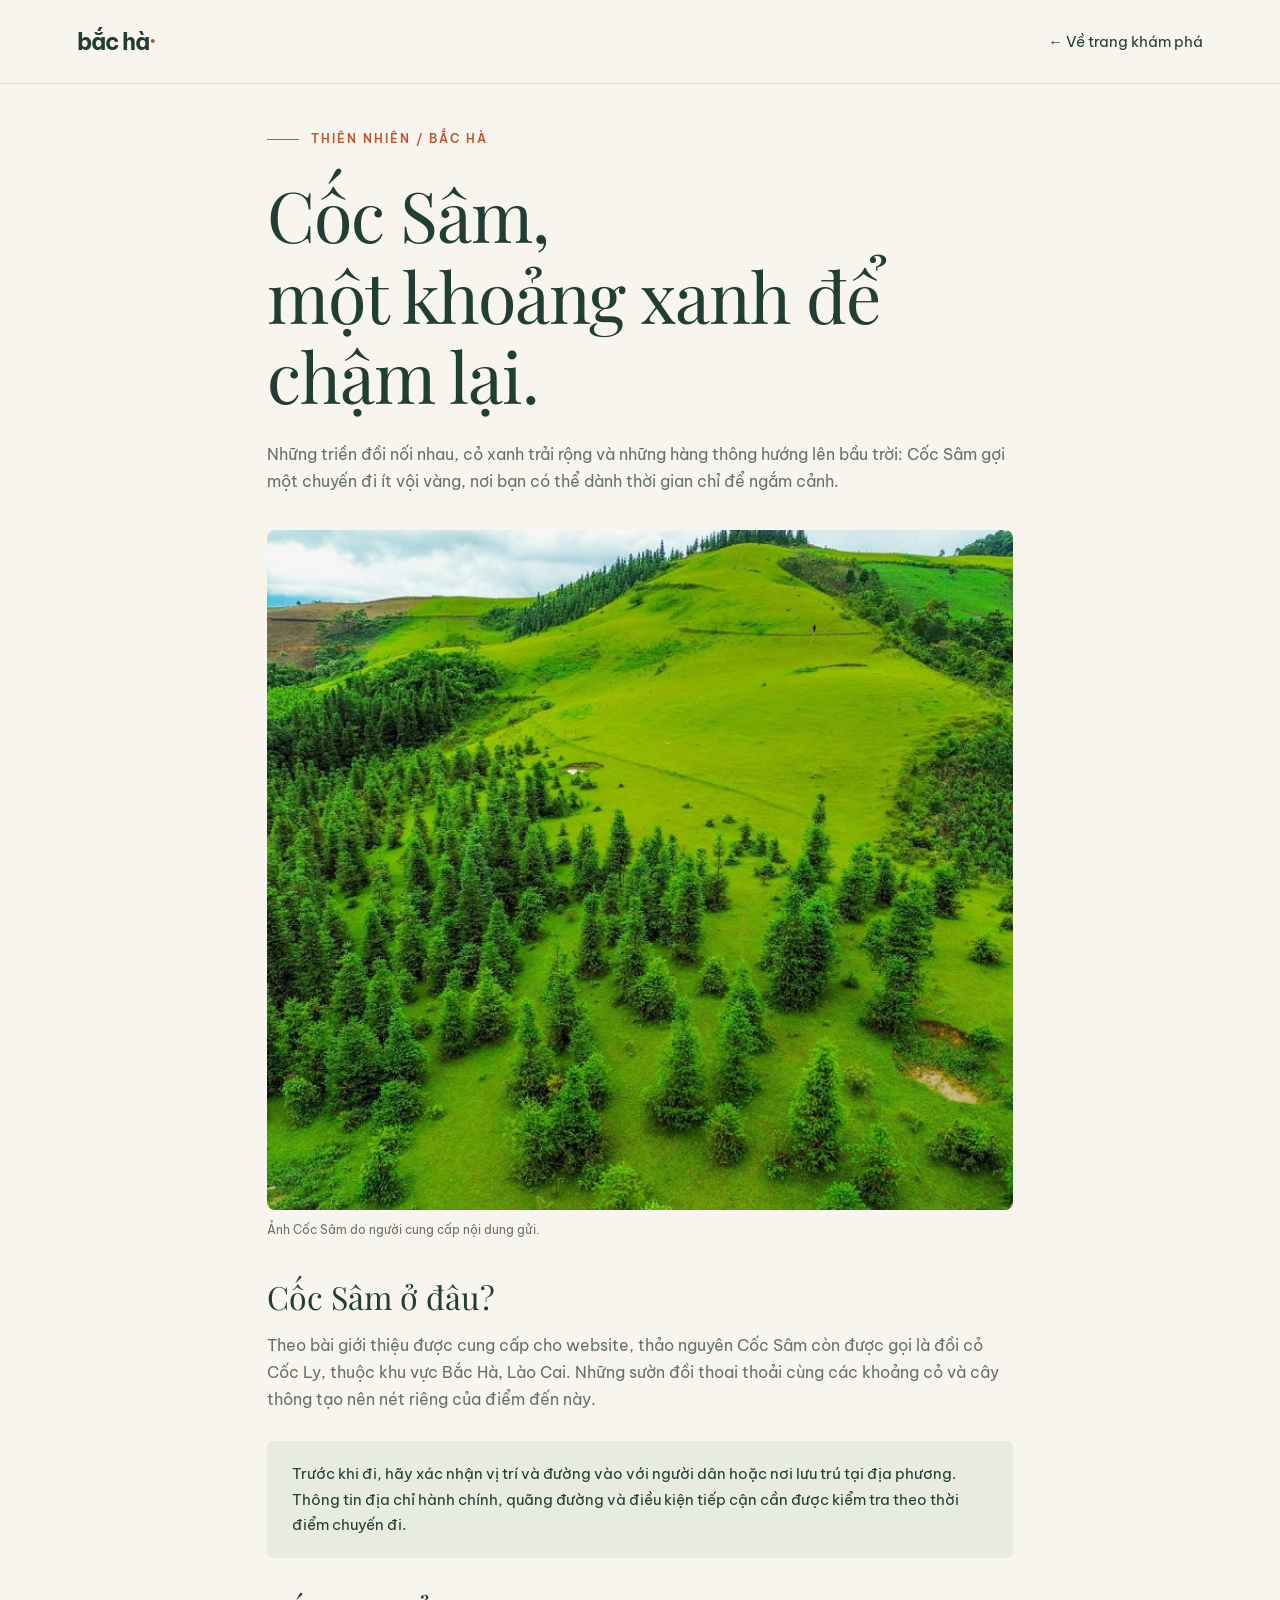
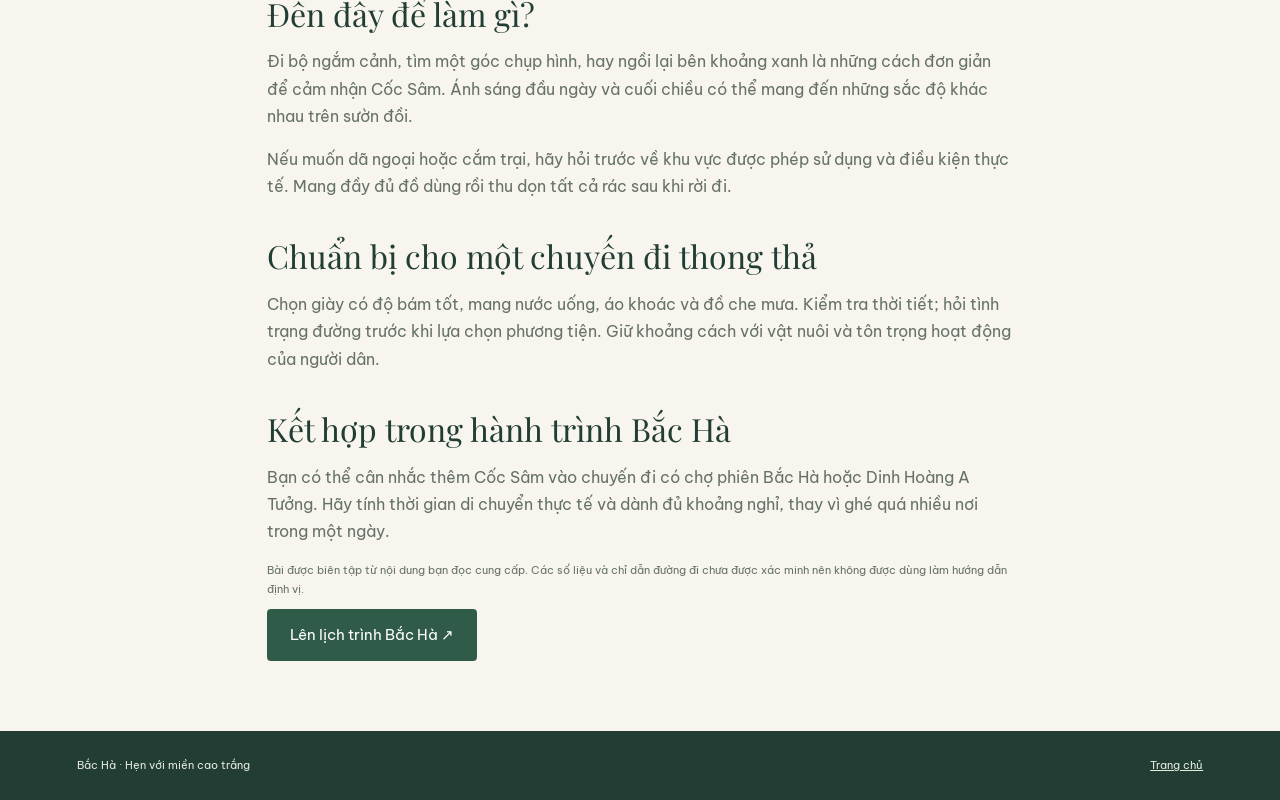
<file: coc-sam.html>
<!doctype html><html lang="vi"><head><meta charset="utf-8"><meta name="viewport" content="width=device-width,initial-scale=1"><title>Thảo nguyên Cốc Sâm — Bắc Hà</title><meta name="description" content="Khám phá đồi cỏ Cốc Sâm qua những triền xanh, hàng thông và gợi ý chuẩn bị cho chuyến đi."><style>
@import url('https://fonts.googleapis.com/css2?family=Be+Vietnam+Pro:wght@400;500;600;700&family=Playfair+Display:wght@400;500;600&display=swap');
:root{--paper:#f7f5ed;--ink:#213d34;--green:#315b49;--orange:#bd552f}*{box-sizing:border-box}html{scroll-behavior:smooth;scroll-padding-top:90px}body{margin:0;background:var(--paper);color:var(--ink);font:15px 'Be Vietnam Pro',sans-serif;line-height:1.7}a{color:inherit;text-decoration:none}button,select{font:inherit}button,a,select{touch-action:manipulation}a:focus-visible,button:focus-visible,select:focus-visible{outline:3px solid var(--orange);outline-offset:5px}header{display:flex;align-items:center;justify-content:space-between;padding:22px 6%;border-bottom:1px solid #d8ddcf;background:var(--paper)}.logo{font-size:23px;font-weight:700;letter-spacing:-1px}.logo span{color:var(--orange)}nav{display:flex;gap:30px;font-size:13px}.btn{display:inline-block;background:var(--green);color:white;padding:13px 23px;border:0;border-radius:4px;cursor:pointer}.small{font-size:12px;text-transform:uppercase;letter-spacing:2px;font-weight:600}.hero{display:grid;grid-template-columns:1fr 1.05fr;min-height:630px;gap:5%;padding:65px 6% 55px}.hero-copy{align-self:center}.eyebrow{display:flex;gap:12px;align-items:center;color:var(--orange)}.eyebrow:before{content:'';height:1px;width:32px;background:var(--orange)}h1,h2,h3{font-family:'Playfair Display',Georgia,serif;font-weight:400;line-height:1.15}h1{font-size:clamp(54px,6.2vw,90px);letter-spacing:-3px;margin:25px 0}h1 em{color:var(--orange);font-weight:400}p{color:#667269}.intro{max-width:410px;margin:0 0 30px}.hero-art{position:relative;min-height:510px;border-radius:200px 200px 6px 6px;overflow:hidden;background:#c5d4b6}.hero-art svg{width:100%;height:100%;position:absolute;inset:0}.art-caption{position:absolute;bottom:26px;left:28px;color:#fff;font-size:12px;letter-spacing:1px}.seal{position:absolute;right:24px;top:40px;border:1px solid #536e55;border-radius:50%;width:88px;height:88px;display:grid;place-content:center;text-align:center;font-size:11px;transform:rotate(12deg)}.hero-bottom{display:flex;gap:24px;align-items:center;margin-top:35px;font-size:12px}.line{height:1px;background:#cbd1c2;flex:1}.strip{display:flex;justify-content:space-around;padding:22px 6%;border-top:1px solid #d8ddcf;border-bottom:1px solid #d8ddcf;font-size:12px;text-transform:uppercase;letter-spacing:1.5px}.strip span:before{content:'✳';color:var(--orange);margin-right:16px}section{padding:80px 6%}.section-heading{display:flex;justify-content:space-between;align-items:end;gap:25px;margin-bottom:34px}h2{font-size:clamp(36px,4vw,54px);margin:14px 0}.section-heading p{max-width:330px;margin:0}.filters{display:flex;gap:10px;margin-bottom:25px;flex-wrap:wrap}.filter{background:transparent;border:1px solid #cad2c4;border-radius:24px;padding:8px 18px;cursor:pointer;color:var(--ink)}.filter.active{color:white;background:var(--green);border-color:var(--green)}.cards{display:grid;grid-template-columns:repeat(3,1fr);gap:23px}.card{border-bottom:1px solid #cdd3c7;padding-bottom:23px}.card[hidden]{display:none}.card-visual{height:235px;overflow:hidden;position:relative;background:#d7dfc9;border-radius:5px}.card-visual img{width:100%;height:100%;object-fit:cover}.number{position:absolute;top:15px;left:16px;background:var(--paper);padding:3px 10px;border-radius:20px;font-size:11px}.card h3{font-size:28px;margin:18px 0 9px}.card p{font-size:13px;margin:0 0 17px}.text-link{font-size:12px;font-weight:600;border-bottom:1px solid #8c9f89;padding-bottom:4px}.plum{background:radial-gradient(circle at 30% 35%,#fff 0 7px,transparent 8px),radial-gradient(circle at 60% 60%,#fff 0 10px,transparent 11px),radial-gradient(circle at 65% 25%,#f3ebe6 0 10px,transparent 11px),radial-gradient(circle at 43% 55%,#fff 0 8px,transparent 9px),linear-gradient(30deg,transparent 47%,#667f55 48% 50%,transparent 51%),linear-gradient(135deg,#a5b195,#dce2d0);background-size:80px 80px,100px 100px,120px 120px,130px 130px,100% 100%,100% 100%}.palace{display:grid;place-items:center;background:#d4c7a4}.palace svg{width:85%;height:90%}.visual-note{position:absolute;bottom:8px;right:10px;font-size:10px;background:#f7f5edd9;padding:2px 7px}.planner{background:#e8ecdf;display:grid;grid-template-columns:.9fr 1.1fr;gap:8%}.planner p{max-width:390px}.planner label{display:block;font-size:12px;margin:25px 0 8px}.planner select{padding:11px 15px;background:var(--paper);border:1px solid #b6c3ad;border-radius:4px;width:100%;max-width:320px}.schedule{background:var(--paper);padding:30px 35px;border-radius:6px}.schedule h3{font-size:27px;margin:0 0 20px}.stop{display:grid;grid-template-columns:60px 1fr;gap:18px;padding:16px 0;border-top:1px solid #d8ddcf}.stop time{color:var(--orange);font-size:12px}.stop strong{font-size:14px}.stop p{font-size:12px;margin:5px 0}.note{font-size:11px!important}.tips{display:grid;grid-template-columns:1fr 1fr;gap:9%}details{border-bottom:1px solid #d1d7c9;padding:18px 0}summary{cursor:pointer;font-size:14px}details p{font-size:13px}.closing{text-align:center;padding:65px 6%;border-top:1px solid #d8ddcf}.closing h2{margin:0 0 25px}footer{padding:25px 6%;background:var(--ink);color:#e5ebdf;display:flex;justify-content:space-between;gap:30px;font-size:11px}footer a{text-decoration:underline}#status{font-size:12px;min-height:20px}.menu-cta{font-size:12px}@media(max-width:760px){header{padding:18px 6%}nav{gap:14px}nav a:nth-child(3),.menu-cta{display:none}.hero{grid-template-columns:1fr;padding-top:35px;gap:30px}.hero-art{min-height:410px}h1{font-size:62px}.hero-bottom{margin-top:25px}.strip{gap:15px;flex-wrap:wrap;font-size:10px}.cards{grid-template-columns:1fr}.section-heading{display:block}.section-heading p{margin-top:20px}.planner,.tips{grid-template-columns:1fr;gap:30px}section{padding:55px 6%}.schedule{padding:25px}footer{flex-direction:column}.card-visual{height:260px}}

.article{max-width:900px;margin:auto;padding:45px 6% 70px}.article h1{font-size:clamp(42px,7vw,70px);letter-spacing:-1px}.article h2{font-size:32px;margin-top:38px}.article p{font-size:16px}.article figure{margin:35px 0}.article img{display:block;width:100%;max-height:680px;object-fit:cover;border-radius:8px}.article figcaption{font-size:12px;color:#667269;margin-top:10px}.callout{background:#e8ecdf;padding:20px 25px;border-radius:6px;margin:28px 0}.article a{text-decoration:underline}</style></head><body><header><a class="logo" href="index.html">bắc hà<span>·</span></a><a href="index.html#kham-pha">← Về trang khám phá</a></header><main class="article"><div class="eyebrow small">Thiên nhiên / Bắc Hà</div><h1>Cốc Sâm,<br>một khoảng xanh để chậm lại.</h1><p>Những triền đồi nối nhau, cỏ xanh trải rộng và những hàng thông hướng lên bầu trời: Cốc Sâm gợi một chuyến đi ít vội vàng, nơi bạn có thể dành thời gian chỉ để ngắm cảnh.</p><figure><img src="assets/coc-sam.png" alt="Toàn cảnh triền cỏ Cốc Sâm với những cây thông xen trên sườn đồi"><figcaption>Ảnh Cốc Sâm do người cung cấp nội dung gửi.</figcaption></figure><h2>Cốc Sâm ở đâu?</h2><p>Theo bài giới thiệu được cung cấp cho website, thảo nguyên Cốc Sâm còn được gọi là đồi cỏ Cốc Ly, thuộc khu vực Bắc Hà, Lào Cai. Những sườn đồi thoai thoải cùng các khoảng cỏ và cây thông tạo nên nét riêng của điểm đến này.</p><div class="callout">Trước khi đi, hãy xác nhận vị trí và đường vào với người dân hoặc nơi lưu trú tại địa phương. Thông tin địa chỉ hành chính, quãng đường và điều kiện tiếp cận cần được kiểm tra theo thời điểm chuyến đi.</div><h2>Đến đây để làm gì?</h2><p>Đi bộ ngắm cảnh, tìm một góc chụp hình, hay ngồi lại bên khoảng xanh là những cách đơn giản để cảm nhận Cốc Sâm. Ánh sáng đầu ngày và cuối chiều có thể mang đến những sắc độ khác nhau trên sườn đồi.</p><p>Nếu muốn dã ngoại hoặc cắm trại, hãy hỏi trước về khu vực được phép sử dụng và điều kiện thực tế. Mang đầy đủ đồ dùng rồi thu dọn tất cả rác sau khi rời đi.</p><h2>Chuẩn bị cho một chuyến đi thong thả</h2><p>Chọn giày có độ bám tốt, mang nước uống, áo khoác và đồ che mưa. Kiểm tra thời tiết; hỏi tình trạng đường trước khi lựa chọn phương tiện. Giữ khoảng cách với vật nuôi và tôn trọng hoạt động của người dân.</p><h2>Kết hợp trong hành trình Bắc Hà</h2><p>Bạn có thể cân nhắc thêm Cốc Sâm vào chuyến đi có chợ phiên Bắc Hà hoặc Dinh Hoàng A Tưởng. Hãy tính thời gian di chuyển thực tế và dành đủ khoảng nghỉ, thay vì ghé quá nhiều nơi trong một ngày.</p><p class="note">Bài được biên tập từ nội dung bạn đọc cung cấp. Các số liệu và chỉ dẫn đường đi chưa được xác minh nên không được dùng làm hướng dẫn định vị.</p><a class="btn" style="color:white;text-decoration:none" href="index.html#lich-trinh">Lên lịch trình Bắc Hà ↗</a></main><footer><span>Bắc Hà · Hẹn với miền cao trắng</span><a href="index.html">Trang chủ</a></footer></body></html>
</file>
